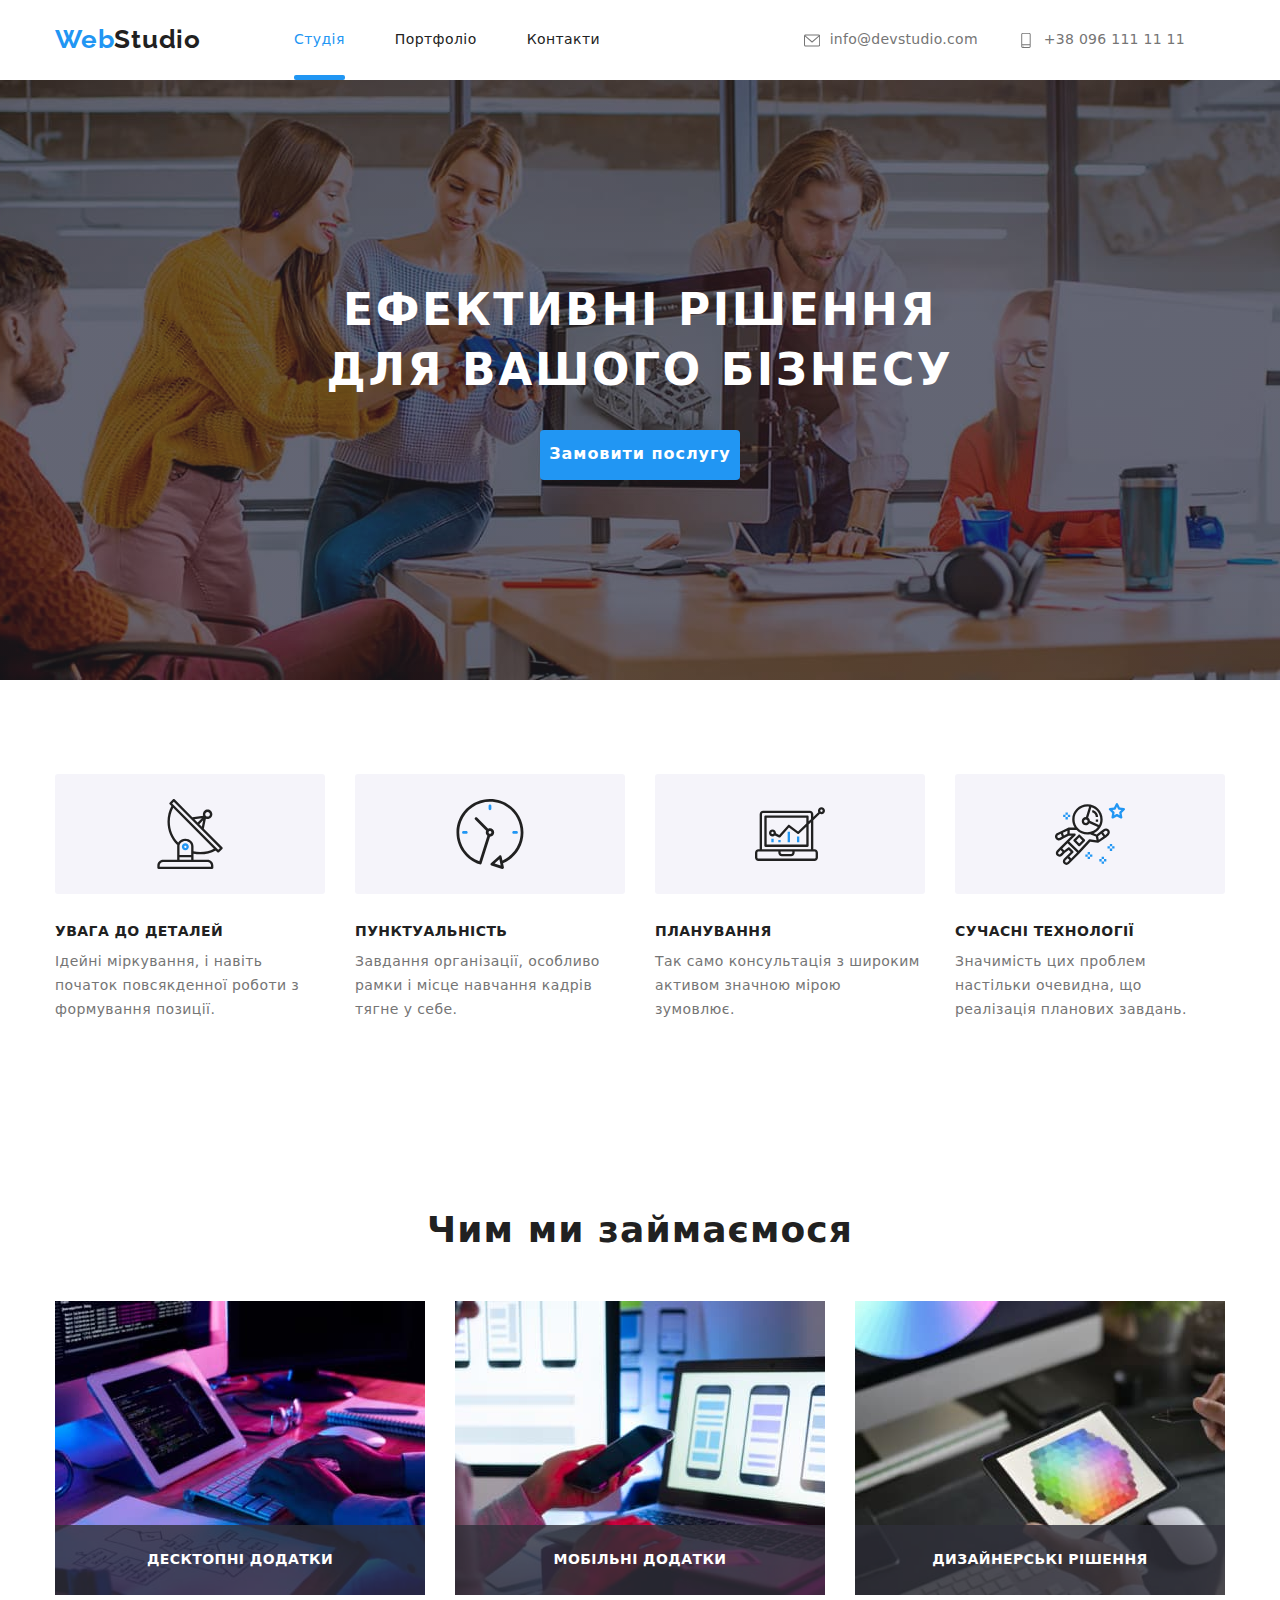
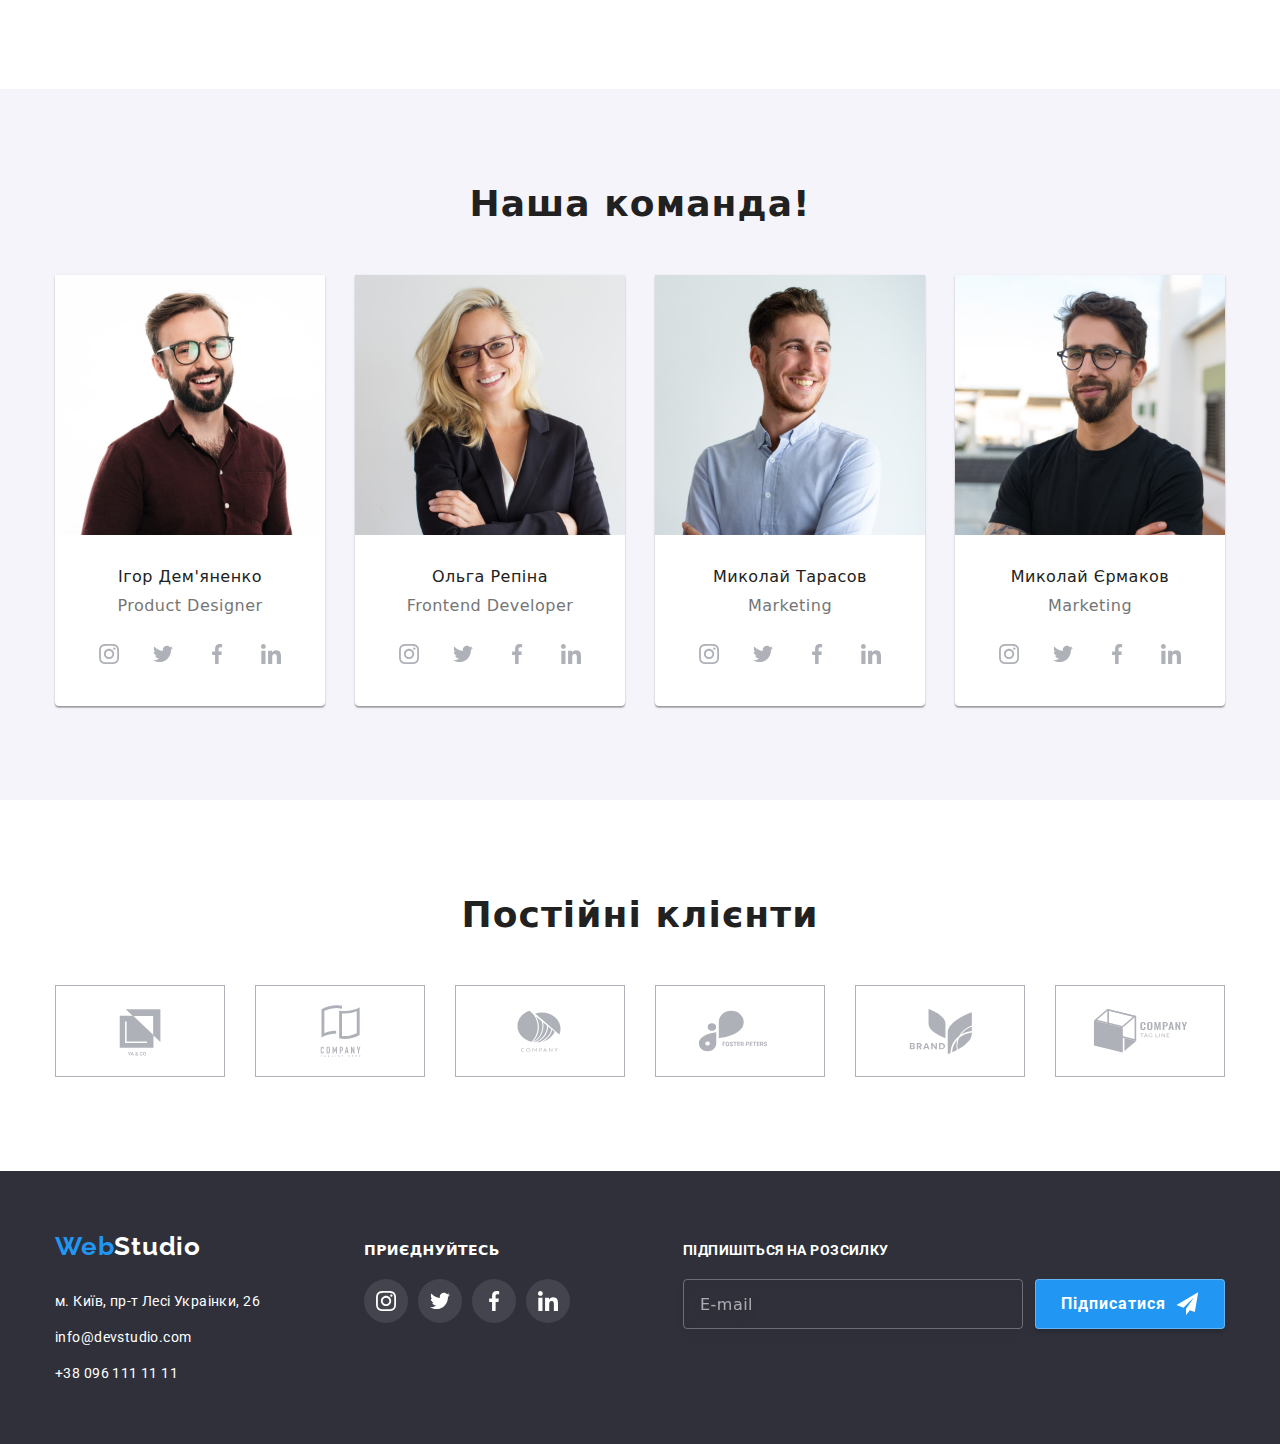
<file: index.html>
<!DOCTYPE html>
<html lang="uk">

<head>
  <meta charset="UTF-8" />
  <meta http-equiv="X-UA-Compatible" content="IE=edge" />
  <meta name="viewport" content="width=device-width, initial-scale=1.0" />
  <title>Document</title>
  <link href="https://fonts.googleapis.com/css2?family=Raleway:wght@700&family=Roboto:wght@400;500;700;900&display=swap"
    rel="stylesheet">
  <link rel="stylesheet" href="https://cdnjs.cloudflare.com/ajax/libs/modern-normalize/1.1.0/modern-normalize.min.css"
    integrity="sha512-wpPYUAdjBVSE4KJnH1VR1HeZfpl1ub8YT/NKx4PuQ5NmX2tKuGu6U/JRp5y+Y8XG2tV+wKQpNHVUX03MfMFn9Q=="
    crossorigin="anonymous" referrerpolicy="no-referrer" />
  <link rel="stylesheet" href="./css/styles.css" />
  <link rel="stylesheet" href="./css/main.min.css">
</head>

<body class="body">

  <header class="hdr">
    <div class="container">
      <nav class="navigation">
        <a href="./index.html" class="header__logo">Web<span class="header__logo--sp">Studio</span></a>
        <ul class="nav-list">
          <li class="nav__item"><a class="nav__link nav__link--act" href="./index.html">Студія</a></li>
          <li class="nav__item"><a class="nav__link" href="./portfolio.html">Портфоліо</a></li>
          <li class="nav__item"><a class="nav__link" href="#">Контакти</a></li>
        </ul>
      </nav>
      <ul class="contacts">
        <li class="contacts__item">
          <a href="mailto:info@devstudio.com" class="contacts__mail">
            <svg class="contacts__icon--mail" width="16" height="16">
              <use href="./images/symbol-defs.svg#icon-mail"></use>
            </svg>
            info@devstudio.com
          </a>
        </li>
        <li class="contacts__item">

          <a href="tel:+380961111111" class="contacts__tel">
            <svg class="contacts__icon--tel" width="16" height="16">
              <use href="./images/symbol-defs.svg#icon-smartphone"></use>
            </svg>
            +38 096 111 11 11
          </a>

        </li>
      </ul>
    </div>
  </header>
  <main class="main-content">
    <!--Hero-->
    <section class="hero">
      <div class="container">
        <h1 class="hero__title">Ефективні рішення для вашого бізнесу</h1>
        <button data-modal-open class="hero__button" type="button">Замовити послугу</button>
      </div>
    </section>
    <!--Особливості-->
    <section class="section features">
      <div class="container">
        <h2 class="hidden">Особливості</h2>
        <ul class="features__list">
          <li class="features__item">
            <div class="features__thumb">
              <svg class="features__icon">
                <use href="./images/symbol-defs.svg#icon-antenna"></use>
              </svg>
            </div>
            <h3 class="features__title">УВАГА ДО ДЕТАЛЕЙ</h3>
            <p class="features__text">
              Ідейні міркування, і навіть початок повсякденної роботи з
              формування позиції.
            </p>
          </li>
          <li class="features__item">
            <div class="features__thumb">
              <svg class="features__icon">
                <use href="./images/symbol-defs.svg#icon-clock"></use>
              </svg>
            </div>
            <h3 class="features__title">ПУНКТУАЛЬНІСТЬ</h3>
            <p class="features__text">
              Завдання організації, особливо рамки і місце навчання кадрів тягне
              у себе.
            </p>
          </li>
          <li class="features__item">
            <div class="features__thumb">
              <svg class="features__icon">
                <use href="./images/symbol-defs.svg#icon-diagrama"></use>
              </svg>
            </div>
            <h3 class="features__title">ПЛАНУВАННЯ</h3>
            <p class="features__text">
              Так само консультація з широким активом значною мірою зумовлює.
            </p>
          </li>
          <li class="features__item">
            <div class="features__thumb">
              <svg class="features__icon">
                <use href="./images/symbol-defs.svg#icon-astronaut"></use>
              </svg>
            </div>
            <h3 class="features__title">СУЧАСНІ ТЕХНОЛОГІЇ</h3>
            <p class="features__text">
              Значимість цих проблем настільки очевидна, що реалізація планових
              завдань.
            </p>
          </li>
        </ul>
      </div>
    </section>
    <!--чим ми займаємося-->
    <section class="section work">
      <div class="container">
        <h2 class="work__title">Чим ми займаємося</h2>
        <ul class="work__list">
          <li class="work__item">
            <img class="work__img" src="images/desktop.jpg" alt="робочий стіл" width="370" />
            <div class="work__thumb">ДЕСКТОПНІ ДОДАТКИ</div>
          </li>
          <li class="work__item">
            <img class="work__img" src="images/mobile.jpg" alt="телефони" width="370" />
            <div class="work__thumb">МОБІЛЬНІ ДОДАТКИ</div>
          </li>
          <li class="work__item">
            <img class="work__img" src="images/tablet.jpg" alt="планшет" width="370" />
            <div class="work__thumb">ДИЗАЙНЕРСЬКІ РІШЕННЯ</div>
          </li>
        </ul>
      </div>
    </section>
    <!--Наша команда-->
    <section class="section team__section">
      <div class="container">
        <h2 class="team__title">Наша команда!</h2>
        <ul class="team__list">
          <li class="card">
            <img class="card__img" src="images/igordemyanenko.jpg" alt="виробничий дизайнер" width="270" />
            <div class="card__description">
            <h3 class="card__title">Ігор Дем'яненко</h3>
            <p class="card__text">Product Designer</p>
            <ul class="card__list">
              <li class="card__item">
                <a href="" class="card__link">
                  <svg class="card__icon">
                    <use href="./images/symbol-defs.svg#icon-instagram"></use>
                  </svg>
                </a>
              </li>
              <li class="card__item">
                <a href="" class="card__link">
                  <svg class="card__icon">
                    <use href="./images/symbol-defs.svg#icon-twitter"></use>
                  </svg>
                </a>
              </li>
              <li class="card__item">
                <a href="" class="card__link">
                  <svg class="card__icon">
                    <use href="./images/symbol-defs.svg#icon-facebook"></use>
                  </svg>
                </a>
              </li>
              <li class="card__item">
                <a href="" class="card__link">
                  <svg class="card__icon">
                    <use href="./images/symbol-defs.svg#icon-linkedin"></use>
                  </svg>
                </a>
              </li>
            </ul>
            </div>
          </li>
          <li class="card">
            <img class="card__img" src="images/olgarepina.jpg" alt="розробка интерфейсу" width="270" />
            <div class="card__description">
            <h3 class="card__title">Ольга Репіна</h3>
            <p class="card__text">Frontend Developer</p>
            <ul class="card__list">
              <li class="card__item">
                <a href="" class="card__link">
                  <svg class="card__icon">
                    <use href="./images/symbol-defs.svg#icon-instagram"></use>
                  </svg>
                </a>
              </li>
              <li class="card__item">
                <a href="" class="card__link">
                  <svg class="card__icon">
                    <use href="./images/symbol-defs.svg#icon-twitter"></use>
                  </svg>
                </a>
              </li>
              <li class="card__item">
                <a href="" class="card__link">
                  <svg class="card__icon">
                    <use href="./images/symbol-defs.svg#icon-facebook"></use>
                  </svg>
                </a>
              </li>
              <li class="card__item">
                <a href="" class="card__link">
                  <svg class="card__icon">
                    <use href="./images/symbol-defs.svg#icon-linkedin"></use>
                  </svg>
                </a>
              </li>
            </ul>
            </div>
          </li>
          <li class="card">
            <img class="card__img" src="images/mikolaytarasov.jpg" alt="маркетинг" width="270" />
            <div class="card__description">
            <h3 class="card__title">Миколай Тарасов</h3>
            <p class="card__text">Marketing</p>
            <ul class="card__list">
              <li class="card__item">
                <a href="" class="card__link">
                  <svg class="card__icon">
                    <use href="./images/symbol-defs.svg#icon-instagram"></use>
                  </svg>
                </a>
              </li>
              <li class="card__item">
                <a href="" class="card__link">
                  <svg class="card__icon">
                    <use href="./images/symbol-defs.svg#icon-twitter"></use>
                  </svg>
                </a>
              </li>
              <li class="card__item">
                <a href="" class="card__link">
                  <svg class="card__icon">
                    <use href="./images/symbol-defs.svg#icon-facebook"></use>
                  </svg>
                </a>
              </li>
              <li class="card__item">
                <a href="" class="card__link">
                  <svg class="card__icon">
                    <use href="./images/symbol-defs.svg#icon-linkedin"></use>
                  </svg>
                </a>
              </li>
            </ul>
            </div>
          </li>
          <li class="card">
            <img class="card__img" src="images/mikolayyermakov.jpg" alt="дизайнер интерфейсів" width="270" />
            <div class="card__description">
            <h3 class="card__title">Миколай Єрмаков</h3>
            <p class="card__text">Marketing</p>
            <ul class="card__list">
              <li class="card__item">
                <a href="" class="card__link">
                  <svg class="card__icon">
                    <use href="./images/symbol-defs.svg#icon-instagram"></use>
                  </svg>
                </a>
              </li>
              <li class="card__item">
                <a href="" class="card__link">
                  <svg class="card__icon">
                    <use href="./images/symbol-defs.svg#icon-twitter"></use>
                  </svg>
                </a>
              </li>
              <li class="card__item">
                <a href="" class="card__link">
                  <svg class="card__icon">
                    <use href="./images/symbol-defs.svg#icon-facebook"></use>
                  </svg>
                </a>
              </li>
              <li class="card__item">
                <a href="" class="card__link">
                  <svg class="card__icon">
                    <use href="./images/symbol-defs.svg#icon-linkedin"></use>
                  </svg>
                </a>
              </li>
            </ul>
            </div>
          </li>          
        </ul>
      </div>
    </section>
<!-- Постійні клієнти -->
    <section class="clients section">
      <div class="container">
        <h2 class="clients__title">Постійні клієнти</h2>
        <ul class="clients__list">
          <li class="clients__item">
            <a href="" class="clients__link">
              <svg class="clients__icon">
                <use href="./images/symbol-defs.svg#icon-logo-ya"></use>
              </svg>
            </a>
          </li>
          <li class="clients__item">
            <a href="" class="clients__link">
              <svg class="clients__icon">
                <use href="./images/symbol-defs.svg#icon-logo-company-here"></use>
              </svg>
            </a>
          </li>
          <li class="clients__item">
            <a href="" class="clients__link">
              <svg class="clients__icon">
                <use href="./images/symbol-defs.svg#icon-logo-company"></use>
              </svg>
            </a>
          </li>
          <li class="clients__item">
            <a href="" class="clients__link">
              <svg class="clients__icon">
                <use href="./images/symbol-defs.svg#icon-logo-foster"></use>
              </svg>
            </a>
          </li>
          <li class="clients__item">
            <a href="" class="clients__link">
              <svg class="clients__icon">
                <use href="./images/symbol-defs.svg#icon-logo-brand"></use>
              </svg>
            </a>
          </li>
          <li class="clients__item">
            <a href="" class="clients__link">
              <svg class="clients__icon">
                <use href="./images/symbol-defs.svg#icon-logo-compani-tag-line"></use>
              </svg>
            </a>
          </li>
        </ul>

      </div>

    </section>
  </main>

  <footer class="footer__section">
    <div class="container footer__container">
      <div class="address__box">
        <a href="./index.html" class="header__logo">Web<span class="header__logo--inverse">Studio</span></a>
        <address class="address">
          <ul class="address__list">
            <li class="address__item"><a href="https://goo.gl/maps/CPtrU1FHBa2aNyZL9" class="nav__link"
                target="_blank" rel="noopener noreferrer nofollow">
                м. Київ, пр-т Лесі Украінки, 26</a>
            </li>
            <li class="address__item">
              <a href="mailto:info@devstudio.com" class="nav__link">info@devstudio.com</a>
            </li>
            <li class="address__item">
              <a href="tel:+380961111111" class="nav__link">+38 096 111 11 11</a>
            </li>
          </ul>
        </address>
      </div>
      <div class="join">
        <p class="join__title">приєднуйтесь</p>
        <ul class="join__list">
          <li class="card__item">
            <a href="" class="card__link">
              <svg class="card__icon">
                <use href="./images/symbol-defs.svg#icon-instagram"></use>
              </svg>
            </a>
          </li>
          <li class="card__item">
            <a href="" class="card__link">
              <svg class="card__icon">
                <use href="./images/symbol-defs.svg#icon-twitter"></use>
              </svg>
            </a>
          </li>
          <li class="card__item">
            <a href="" class="card__link">
              <svg class="card__icon">
                <use href="./images/symbol-defs.svg#icon-facebook"></use>
              </svg>
            </a>
          </li>
          <li class="card__item">
            <a href="" class="card__link">
              <svg class="card__icon">
                <use href="./images/symbol-defs.svg#icon-linkedin"></use>
              </svg>
            </a>
          </li>
        </ul>
      </div>
      <form class="subscribe">
      <div class="subscribe__label">
        <label class="subscribe__text">Підпишіться на розсилку</label>        
        <input type="email" class="subscribe__input" name="subscribe" placeholder="E-mail">
      </div>       
        <button class="subscribe__button" type="submit">
          Підписатися
          <svg class="subscribe__icon" width="23" height="24">
            <use href="./images/symbol-defs.svg#icon-plane"></use>
          </svg>
        </button>        
      </form>
    </div>
  </footer>
  <div data-modal class="backdrop is-hidden">
    <div class="modal">
      <button data-modal-close class="modal__close-button">
        <svg class="modal__close-icon">
          <use href="./images/symbol-defs.svg#close-btn"></use>
        </svg>
      </button>
      <form class="modal__form">
      <p class="modal__title">Залиште свої дані, ми вам передзвонимо</p>
      
        <div class="modal__field">
          <label for="name" class="modal__label">Ім'я</label>
          <input type="text" name="name" id="name" class="modal__input">
          <svg class="modal__icon" width="18" height="18">
            <use href="./images/symbol-defs.svg#icon-person"></use>
          </svg>
        </div>
        <div class="modal__field">
          <label for="tel" class="modal__label">Телефон</label>
          <input type="text" id="tel" class="modal__input">
          <svg class="modal__icon" width="18" height="18">
            <use href="./images/symbol-defs.svg#icon-modal-tel"></use>
          </svg>
        </div>
        <div class="modal__field">
          <label for="mail" class="modal__label">Пошта</label>
          <input type="text" class="modal__input" id="mail">
          <svg class="modal__icon" width="18" height="18">
            <use href="./images/symbol-defs.svg#icon-modal-email"></use>
          </svg>
        </div>

        <div class="modal__field">
          <label for="comment" class="modal__label">Коментар</label>
          <textarea name="comment" id="comment" rows="7" placeholder="Введіть текст"></textarea>
        </div>
        <div>
          <label for="policy" class="modal__checkbox-label">
            <input class="modal__policy" type="checkbox" name="policy" id="policy">
            <svg class="modal__checkbox-icon" width="16" height="15">
              <use href="./images/symbol-defs.svg#icon-check"></use>
            </svg>
            <span class="modal__agree">Погоджуюся з розсилкою та приймаю
              <a class="modal__terms" href="">Умови договору</a>
            </span>
          </label>
        </div>
        <button class="modal__button" type="submit">Відправити</button>
      </form>
    </div>
  </div>
  <script src="./js/modal.js"></script>
</body>

</html>
</file>
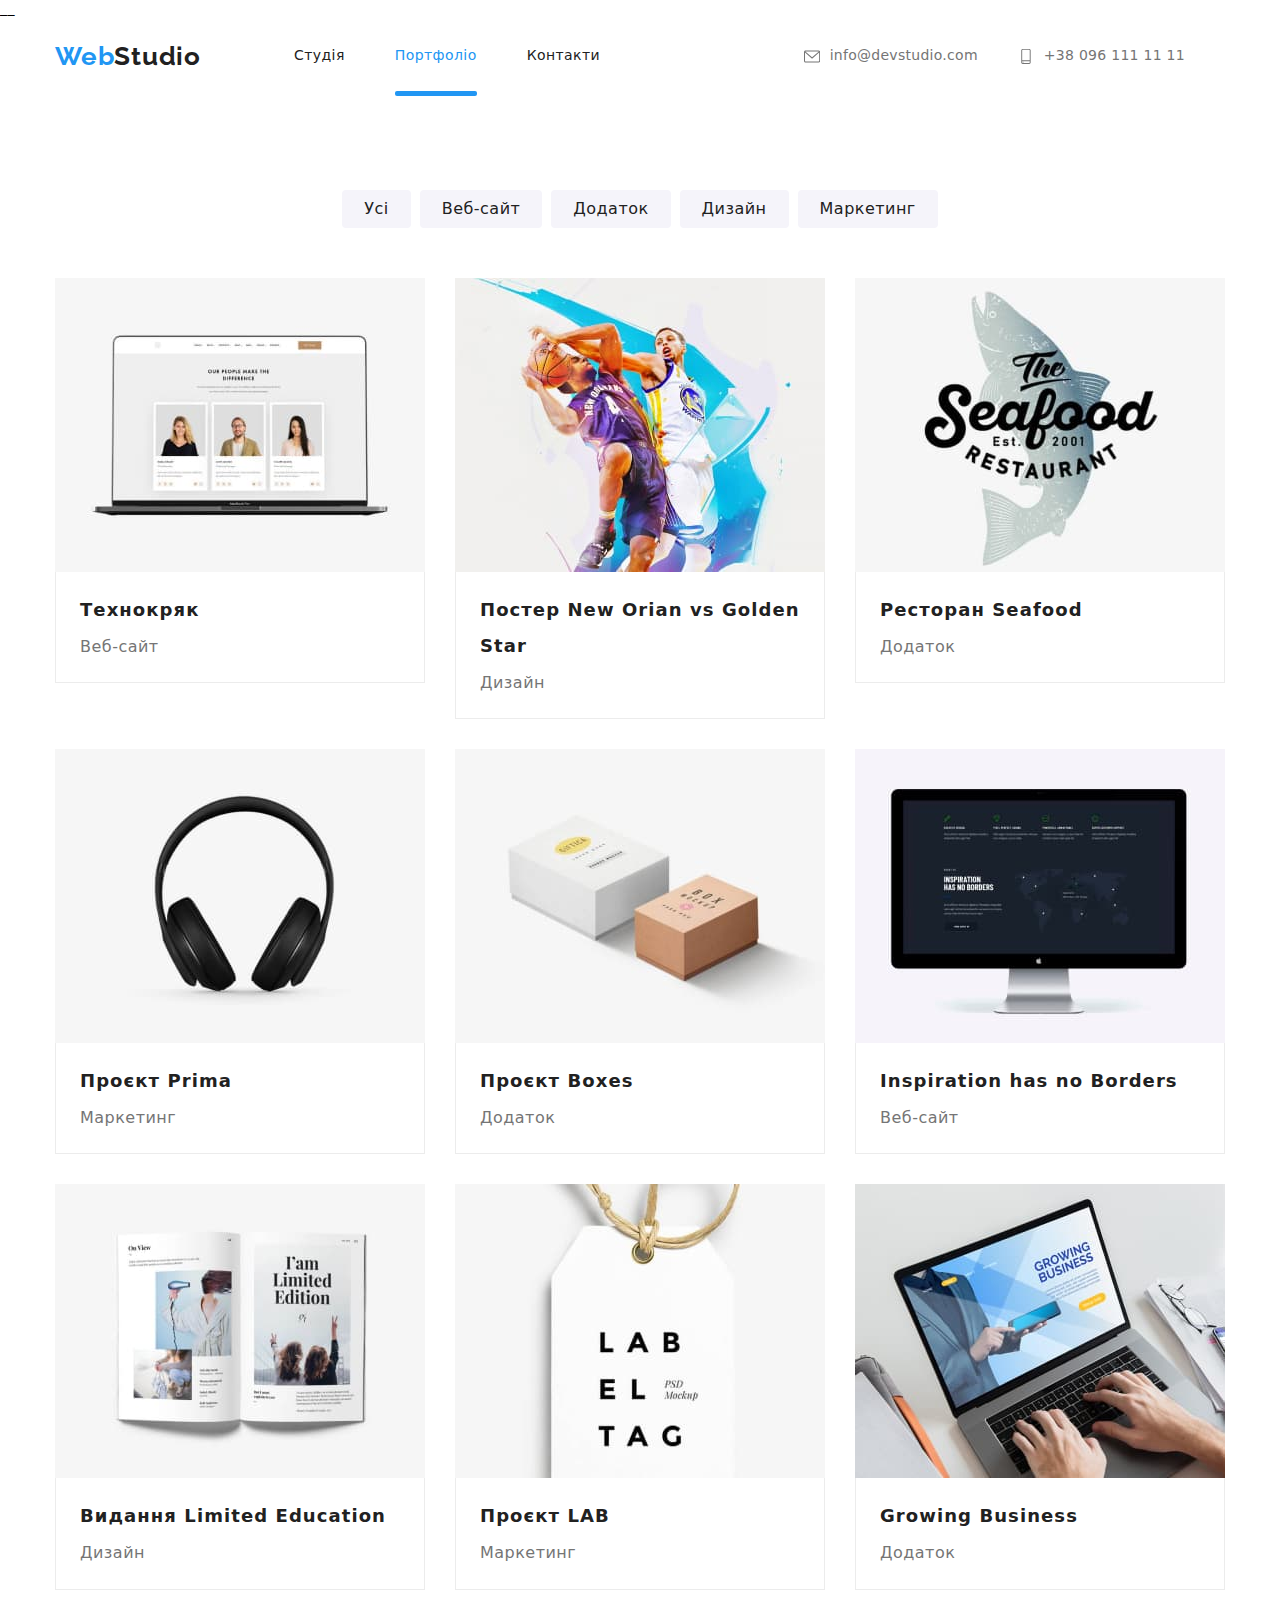
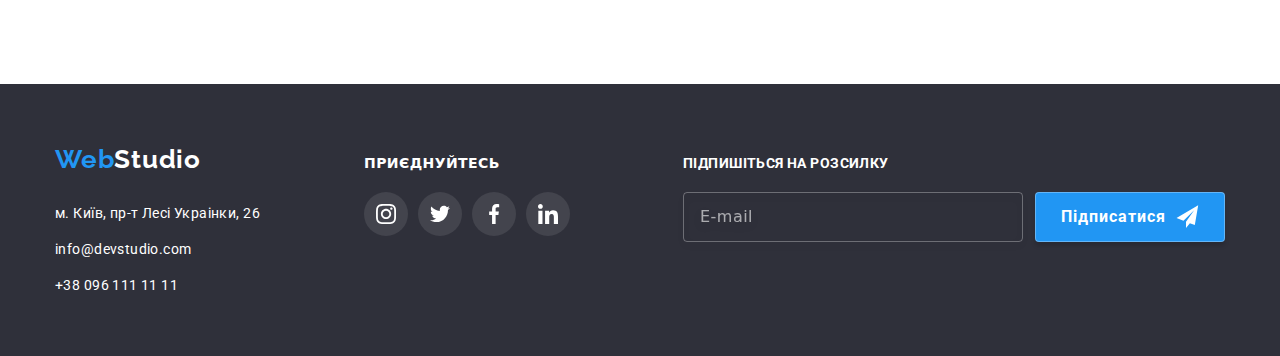
<file: portfolio.html>
__<!DOCTYPE html>
<html lang="uk">

<head>
    <meta charset="UTF-8">
    <meta http-equiv="X-UA-Compatible" content="IE=edge">
    <meta name="viewport" content="width=device-width, initial-scale=1.0">
    <title>Document</title>
    <link
        href="https://fonts.googleapis.com/css2?family=Raleway:wght@700&family=Roboto:wght@400;500;700;900&display=swap"
        rel="stylesheet">
    <link rel="stylesheet" href="https://cdnjs.cloudflare.com/ajax/libs/modern-normalize/1.1.0/modern-normalize.min.css"
        integrity="sha512-wpPYUAdjBVSE4KJnH1VR1HeZfpl1ub8YT/NKx4PuQ5NmX2tKuGu6U/JRp5y+Y8XG2tV+wKQpNHVUX03MfMFn9Q=="
        crossorigin="anonymous" referrerpolicy="no-referrer" />
    <link rel="stylesheet" href="./css/styles.css">
    <link rel="stylesheet" href="./css/main.min.css">

</head>
<!--Портфолио-->

<body class="body">
    <header class="hdr">
        <div class="container">
            <nav class="navigation">
                <a href="./index.html" class="header__logo">Web<span class="header__logo--sp">Studio</span></a>
                <ul class="nav-list">
                    <li class="nav__item"><a class="nav__link" href="./index.html">Студія</a></li>
                    <li class="nav__item"><a class="nav__link nav__link--act" href="./portfolio.html">Портфоліо</a>
                    </li>
                    <li class="nav__item"><a class="nav__link" href="#">Контакти</a></li>
                </ul>
            </nav>
            <!-- Посилання на тел.номер-->
            <ul class="contacts">
                <li class="contacts__item">
                    <a href="mailto:info@devstudio.com" class="contacts__mail">
                        <svg class="contacts__icon--mail" width="16" height="16">
                            <use href="./images/symbol-defs.svg#icon-mail"></use>
                        </svg>
                        info@devstudio.com
                    </a>
                </li>
                <li class="contacts__item">

                    <a href="tel:+380961111111" class="contacts__tel">
                        <svg class="contacts__icon--tel" width="16" height="16">
                            <use href="./images/symbol-defs.svg#icon-smartphone"></use>
                        </svg>
                        +38 096 111 11 11
                    </a>
                </li>
            </ul>
        </div>
    </header>
    <!--Projects-->
    <main>
        <section class=" portfolio section">
            <div class="container">
                <h1 class="hidden">about work</h1>
                <ul class="filter">
                    <li class="filter__item"><button type="button" class="filter__button">Усі</button></li>
                    <li class="filter__item"><button type="button" class="filter__button">Веб-сайт</button></li>
                    <li class="filter__item"><button type="button" class="filter__button">Додаток</button></li>
                    <li class="filter__item"><button type="button" class="filter__button">Дизайн</button></li>
                    <li class="filter__item"><button type="button" class="filter__button">Маркетинг</button></li>
                </ul>
                <ul class="portfolio__list">
                    <li class="portfolio__item">
                        <a href="" class="portfolio__link">
                            <div class="portfolio__thumb">
                            <img src="images/img-tehnokr.jpg" alt="технокр" class="portfolio__img" width="370">
                            </div>
                            <div class="portfolio__box">
                                <h2 class="portfolio__title">Технокряк</h2>
                                <p class="portfolio__text">Веб-сайт</p>
                            </div>
                        </a>

                    </li>
                    <li class="portfolio__item">
                        <a href="" class="portfolio__link">
                            <div class="portfolio__thumb">
                            <img src="images/img-basket.jpg" alt="корзина" class="portfolio__img" width="370">
                            </div>
                            <div class="portfolio__box">
                                <h2 class="portfolio__title">Постер New Orian vs Golden Star</h2>
                                <p class="portfolio__text">Дизайн</p>
                            </div>
                        </a>

                    </li>
                    <li class="portfolio__item">
                        <a href="" class="portfolio__link">
                            <div class="portfolio__thumb">
                            <img src="images/img-seafood.jpg" alt="рибний ресторан" class="portfolio__img" width="370">
                            </div>
                            <div class="portfolio__box">
                                <h2 class="portfolio__title">Ресторан Seafood</h2>
                                <p class="portfolio__text">Додаток</p>
                            </div>
                        </a>

                    </li>
                    <li class="portfolio__item">
                        <a href="" class="portfolio__link">
                            <div class="portfolio__thumb">
                            <img src="images/img-earphones.jpg" alt="навушники" class="portfolio__img" width="370">
                            </div>
                            <div class="portfolio__box">
                                <h2 class="portfolio__title">Проєкт Prima</h2>
                                <p class="portfolio__text">Маркетинг</p>
                            </div>
                        </a>

                    </li>
                    <li class="portfolio__item">
                        <a href="" class="portfolio__link">
                            <div class="portfolio__thumb">
                            <img src="images/img-box.jpg" alt="коробки" class="portfolio__img" width="370">
                            </div>
                            <div class="portfolio__box">
                                <h2 class="portfolio__title">Проєкт Boxes</h2>
                                <p class="portfolio__text">Додаток</p>
                            </div>
                        </a>
                    </li>
                    <li class="portfolio__item">
                        <a href="" class="portfolio__link">
                            <div class="portfolio__thumb">
                            <img src="images/img-monitor.jpg" alt="екран" class="portfolio__img" width="370">
                            </div>
                            <div class="portfolio__box">
                                <h2 class="portfolio__title">Inspiration has no Borders</h2>
                                <p class="portfolio__text">Веб-сайт</p>
                            </div>
                        </a>
                    </li>
                    <li class="portfolio__item">
                        <a href="" class="portfolio__link">
                            <div class="portfolio__thumb">
                            <img src="images/img-magazine.jpg" alt="журнал" class="portfolio__img" width="370">
                            </div>
                            <div class="portfolio__box">
                                <h2 class="portfolio__title">Видання Limited Education</h2>
                                <p class="portfolio__text">Дизайн</p>
                            </div>
                        </a>

                    </li>
                    <li class="portfolio__item">
                        <a href="" class="portfolio__link">
                            <div class="portfolio__thumb">
                            <img src="images/img-label.jpg" alt="етикетка" class="portfolio__img" width="370">
                            </div>
                            <div class="portfolio__box">
                                <h2 class="portfolio__title">Проєкт LAB</h2>
                                <p class="portfolio__text">Маркетинг</p>
                            </div>
                        </a>

                    </li>
                    <li class="portfolio__item">
                        <a href="" class="portfolio__link">
                            <div class="portfolio__thumb">
                            <img src="images/img-business.jpg" alt="бизнес" class="portfolio__img" width="370">
                            </div>
                            <div class="portfolio__box">
                                <h2 class="portfolio__title">Growing Business</h2>
                                <p class="portfolio__text">Додаток</p>
                            </div>
                        </a>
                    </li>
                </ul>
            </div>
        </section>
    </main>
<footer class="footer__section">
    <div class="container footer__container">
        <div class="address__box">
            <a href="./index.html" class="header__logo">Web<span class="header__logo--inverse">Studio</span></a>
            <address class="address">
                <ul class="address__list">
                    <li class="address__item"><a href="https://goo.gl/maps/CPtrU1FHBa2aNyZL9" class="nav__link"
                            target="_blank" rel="noopener noreferrer nofollow">
                            м. Київ, пр-т Лесі Украінки, 26</a>
                    </li>
                    <li class="address__item">
                        <a href="mailto:info@devstudio.com" class="nav__link">info@devstudio.com</a>
                    </li>
                    <li class="address__item">
                        <a href="tel:+380961111111" class="nav__link">+38 096 111 11 11</a>
                    </li>
                </ul>
            </address>
        </div>
        <div class="join">
            <p class="join__title">приєднуйтесь</p>
            <ul class="join__list">
                <li class="card__item">
                    <a href="" class="card__link">
                        <svg class="card__icon">
                            <use href="./images/symbol-defs.svg#icon-instagram"></use>
                        </svg>
                    </a>
                </li>
                <li class="card__item">
                    <a href="" class="card__link">
                        <svg class="card__icon">
                            <use href="./images/symbol-defs.svg#icon-twitter"></use>
                        </svg>
                    </a>
                </li>
                <li class="card__item">
                    <a href="" class="card__link">
                        <svg class="card__icon">
                            <use href="./images/symbol-defs.svg#icon-facebook"></use>
                        </svg>
                    </a>
                </li>
                <li class="card__item">
                    <a href="" class="card__link">
                        <svg class="card__icon">
                            <use href="./images/symbol-defs.svg#icon-linkedin"></use>
                        </svg>
                    </a>
                </li>
            </ul>
        </div>
        <form class="subscribe">
            <div class="subscribe__label">
                <label class="subscribe__text">Підпишіться на розсилку</label>
                <input type="email" class="subscribe__input" name="subscribe" placeholder="E-mail">
            </div>
            <button class="subscribe__button" type="submit">
                Підписатися
                <svg class="subscribe__icon" width="23" height="24">
                    <use href="./images/symbol-defs.svg#icon-plane"></use>
                </svg>
            </button>
        </form>
    </div>
</footer>
</body>

</html>
</file>
<file: css/styles.css>
body {
  font-size: 14px;
  letter-spacing: 0.03em;
  font-family: "Roboto", sans-serif;  
  background: white;  
}
a {
  text-decoration: none;
}
:root{
  --primary-text-color: #212121;
  --primary-white-color: white;
  --accent-color: #2196f3;
}
.container { 
   
    width: 1200px;    
    margin: 0px auto;
    padding: 0px 15px;
    /* outline: 2px solid red;  */
}
p,h1,h2,h3,h4,h5,h6 {
  margin: 0px;
}
ul,ol {
  margin:0px;
  padding-left: 0px;
}
button {
  cursor: pointer;
}
.section{ 
  padding-top: 94px;
  padding-bottom: 94px;
}
.navigation{
  display: flex;
  align-items: center;

}
header .container{
  display: flex;
 
}

.header__logo {
  font-family: "Raleway";
  font-weight: 700;
  font-size: 26px;
  line-height: 1.2;
  letter-spacing: 0.03em;
  text-decoration: none; 
  margin-right: 93px;
}
.header__logo--sp{
color: #212121;
}
a.header__logo {
  color: var(--accent-color);
}
.header__logo {
  color: black;

}
.nav-list{
  list-style: none;
  display: flex;
}
.nav__item:not(:last-child){
  margin-right: 50px;
}
.nav__item{
  position: relative;
  display: block;
  text-decoration:none;  
}
.nav__item::after{
content: '';
  position: absolute;
  left: 0;
  bottom: 0;
  display: block;
  width: 100%;
  height: 5px;
  border-radius: 2px;
  background-color: var(--accent-color);
  opacity: 0;
  transition: opacity 250ms cubic-bezier(0.4, 0, 0.2, 1);
}
.nav__item .nav__item:hover::after ,
.nav__item .nav__item:focus::after{ 

  opacity: 1;
  transition: opacity 250ms cubic-bezier(0.4, 0, 0.2, 1);
}

.nav-list .nav__link{
  display: block;
  padding-top: 32px;
  padding-bottom: 32px;
}
.contacts{
  list-style: none;
  display: flex;
  align-items: center;
  margin-left:auto ;
}
.contacts__item {
  color: #757575;
  fill: #757575;
  transition: color 250ms cubic-bezier(0.4, 0, 0.2, 1), fill 250ms cubic-bezier(0.4, 0, 0.2, 1);
}

.contacts__item:hover,
.contacts__item:focus {
  color: var(--accent-color);
  fill: var(--accent-color);
  transition: color 250ms cubic-bezier(0.4, 0, 0.2, 1), fill 250ms cubic-bezier(0.4, 0, 0.2, 1);
}
.nav__link {
  font-weight: 500;
  font-size: 14px;
  line-height: 1.14;
  letter-spacing: 0.03em;
  color: #212121;
  text-decoration: none; 
transition: color 250ms cubic-bezier(0.4, 0, 0.2, 1);
}
.nav__link:hover,
.nav__link:focus, 
.nav__link--act{
  color: var(--accent-color);
  transition: color 250ms cubic-bezier(0.4, 0, 0.2, 1);
}
.nav__link--act::after{
content: '';
  position: absolute;
  left: 0;
  bottom: 0;
  display: block;
  width: 100%;
  height: 5px;
  border-radius: 2px;
  background-color: var(--accent-color);  
 
}

.contacts__mail,
.contacts__tel{
  position: relative;
  padding-right: 40px;
  padding-top: 32px;
    padding-bottom: 32px;
}
a.contacts__tel,
a.contacts__mail {
  display:flex;
  align-items: center;
  font-weight: 500;
  font-size: 14px;
  line-height: 1.14;
  letter-spacing: 0.02em;
  color: currentColor;
  text-decoration: none;
}

.contacts__icon--mail{
 
  margin-right: 10px; 
}
.contacts__icon--tel{
  
  margin-right: 10px;
}
.hero {
  background: #2f303a;
  display: block; 
  text-align: center;
  padding-top: 200px;
  max-width: 1600px;
    height: 600px;
    margin-left: auto;
    margin-right: auto;
    background-image:
        linear-gradient(to right,
          rgba(47, 48, 58, 0.4),
          rgba(47, 48, 58, 0.4)),
    
        url(../images/Img\ fon\ \(1\).jpg);
      background-size: cover;
      background-position: center;  
}
.hero__title { 
  width: 696px;
  font-weight: 900;
  font-size: 44px;
  line-height: 1.36;
  text-align: center;
  display: block;  
  letter-spacing: 0.06em; 
  display: block;
  text-transform: uppercase;
  color: var(--primary-white-color); 
  margin-bottom: 30px;
  margin-left: auto;
  margin-right: auto;  
}
.hero__button {
  font-size: 16px;
  font-weight: 700;
  line-height: 1.9;
  min-width: 130px;
  display:inline-block; 
  text-align: center;   
  border-radius: 4px;  
  letter-spacing: 0.06em;
  color: white;
  background: #2196f3;
  font-family: inherit;
  width: 200px;
  height: 50px;
  border: none;
transition: background-color 250ms cubic-bezier(0.4, 0, 0.2, 1);
}
.hero__button:hover,
.hero__button:focus{
  background-color: #188CE8;
  transition:  background-color 250ms cubic-bezier(0.4, 0, 0.2, 1);
}
     /* features */

.hidden {
  position: absolute;  
  width: 1px;
  height: 1px;
  margin: 1px;
  border: 0px;
  padding: 0px;
  white-space: nowrap;
  clip-path: inset(100%);
  clip: rect(0000);
  overflow: hidden;  
}
 
.features__list {
display: flex;
  flex-wrap:wrap;
  
}
.features__item{
  list-style: none;
  width: 270px; 
}
.features__thumb {
  display: flex;
  justify-content: center;
  align-items: center;
  background-color: #F5F4FA;
  margin-bottom: 30px;
  border-radius: 3px;
  height: 120px;
}

.features__icon {
  width: 70px;
  height: 70px;
}
.features__item:not(:last-child){
  margin-right: 30px;
}
.features__title {
  font-weight: 700;
  font-size: 14px;
  line-height: 1.14;
  letter-spacing: 0.03em;
  text-transform: uppercase;
  color: #212121;
  margin-bottom: 10px;
 
}
.features__text {  
  font-size: 14px;
  line-height: 1.7;
  letter-spacing: 0.03em;
  color: #757575;
}
.work {
  padding-top: 0;
}
.work__title{
  font-weight: 700;
  font-size: 36px;
  line-height: 1.16;
  text-align: center;
  letter-spacing: 0.03em;
  color: #212121;
  margin-bottom: 50px; 
}
.work__list{
  list-style: none;
  display: flex;
  justify-content:center ;
}
.work__item:not(:last-child){
  margin-right: 30px;
}
.work__item{
  position: relative;
}
.work__thumb{ 
  display: flex;
  justify-content: center;
  align-items: center;
  position: absolute;
 
  width: 370px;
  height: 70px;
  color: var(--primary-white-color);
  background: rgba(47, 48, 58, 0.8); 
  left:0;
  bottom: 0;   
  font-weight: 700;
  font-size: 14px;
  line-height: 1.14;
  text-align: center;
  letter-spacing: 0.03em;
  text-transform: uppercase;  
}
.work__img {
  display: block;
  max-width: 100%;
  height: auto;
}
.team__section {
background: #F5F4FA;
}
.team__title {
  font-weight: 700 ;
  font-size: 36px;
  line-height: 1.16;
  text-align: center;
  letter-spacing: 0.03em;
  color: #212121;
  margin-bottom: 50px; 
}
.team__list{  
  list-style: none;
    display: flex;
    justify-content: center;
    
}
.card{
  box-shadow: 0px 1px 3px rgba(0, 0, 0, 0.12), 0px 1px 1px rgba(0, 0, 0, 0.14), 0px 2px 1px rgba(0, 0, 0, 0.2);
    border-radius: 0px 0px 4px 4px;
    padding-bottom: 30px;
    background-color: white;
}
.card:not(:last-child) {
  margin-right: 30px;
}
.card__title{
  font-weight: 500;
  font-size: 16px;
  line-height: 1.18;
  letter-spacing: 0.03em;
  color: #212121;
  margin-top: 30px;
  margin-bottom: 10px; 
  text-align: center;
}

.card__text{ 
  font-size: 16px;
  line-height: 1.18;
  letter-spacing: 0.03em;
  color: #757575;
  text-align: center;
  margin-bottom: 16px;
}
.card__list {
  list-style: none;
  display: flex;
  justify-content: center;
}
.card__item:not(:last-child) {
  margin-right: 10px;
}
.card__link {
  display: block;
  color: #AFB1B8;
  border-radius: 50%;
  width: 44px;
  height: 44px;
  padding: 12px;
  transition: color 250ms cubic-bezier(0.4, 0, 0.2, 1), background-color 250ms cubic-bezier(0.4, 0, 0.2, 1);
}

.card__link:hover,
.card__link:focus {
  color: #fff;
  background-color: var(--accent-color);
  transition: color 250ms cubic-bezier(0.4, 0, 0.2, 1), background-color 250ms cubic-bezier(0.4, 0, 0.2, 1);
}

.card__icon {
  width: 20px;
  height: 20px;
  fill: currentColor;
}
.section {
  padding-top: 94px;
  padding-bottom: 94px;
}
.clients__title{
  font-weight: 700;
    font-size: 36px;
    line-height: 1.16;
    text-align: center;
    letter-spacing: 0.03em;  
    color: #212121;
    margin-bottom: 50px;   
}
.clients__list{
  display: flex;
  justify-content:center;
  list-style: none; 
}
.clients__item:not(:last-child) {
  margin-right: 30px;
}
.clients__link{
  display: block;
  width: 170px;
  height: 92px;
  border: 1px solid #AFB1B8;
  color: #AFB1B8;
  padding: 16px 32px;
transition: color 250ms cubic-bezier(0.4, 0, 0.2, 1), border-color 250ms cubic-bezier(0.4, 0, 0.2, 1);
}
.clients__link:hover,
.clients__link:focus {
  color: var(--accent-color);
  border: 1px solid var(--accent-color);
  transition: color 250ms cubic-bezier(0.4, 0, 0.2, 1), border-color 250ms cubic-bezier(0.4, 0, 0.2, 1);
}
.clients__icon{
  width: 106px;
  height: 60px;
  fill: currentColor;
}

.footer__section { 
  align-items: baseline;
  background: #2f303a;
  display: flex;
  padding-top: 60px;
  padding-bottom: 60px;  
  }
.footer__section a{
  cursor: default;
}
.footer__section .container {
  display: flex;
  align-items: baseline;
}
.footer__section .card__link {
  color: #fff;
  background-color: #43444D;
  transition: color 250ms cubic-bezier(0.4, 0, 0.2, 1), background-color 250ms cubic-bezier(0.4, 0, 0.2, 1);
}

.footer__section .card__item:not(:last-child) {
  margin-right: 10px;
}

.footer__section .card__link:hover,
.footer__section .card__link:focus {
  color: #fff;
  background-color: var(--accent-color);
  transition: color 250ms cubic-bezier(0.4, 0, 0.2, 1), background-color 250ms cubic-bezier(0.4, 0, 0.2, 1);
}
.address__box{
  margin-right: 70px;
}
   
.header__logo--inverse{
  color: white;
}
.address {
  margin-top: 28px;
}
.address__list {
  list-style: none;
}

.address__list a {
  font-family: 'Roboto';
  font-style: normal;
  font-weight: 400;
  font-size: 14px;
  line-height: 1.5;
  letter-spacing: 0.03em;
  color: white;
}
.address__item:not(:last-child) {
  margin-bottom: 15px;
}
.join__title{
  font-weight: 700;
    font-size: 14px;
    line-height: 1.14;
    letter-spacing: 0.03em;
    text-transform: uppercase;
    margin-bottom: 20px;  
    color: #FFFFFF;
}
.join__list{
  list-style: none;
  display: flex;
  justify-content: center;  
}
/* form */
.subscribe {
  display: flex;
  align-items: end;
  margin-left: auto;
}
.subscribe__label {
  width: 340px;
  margin-right: 12px;
}

.subscribe__text {
  display: block;
  margin-bottom: 20px;
  font-family: 'Roboto';
  font-style: normal;
  font-weight: 700;
  font-size: 14px;
  line-height: 1.14;
  letter-spacing: 0.03em;
  text-transform: uppercase;
  color: #FFFFFF;
}
.subscribe__input {
  width: 340px;
  height: 50px;
  background-color: inherit;
  border: 1px solid rgba(255, 255, 255, 0.3);
  filter: drop-shadow(0px 4px 4px rgba(0, 0, 0, 0.15));
  border-radius: 4px;
  margin-right: 12px;
  padding-left: 16px;
  color: #fff;
  font-weight: 400;
  font-size: 16px;
  line-height: 1.25;
  display: flex;
  align-items: center;
  letter-spacing: 0.03em;
}

.subscribe__input::placeholder {
  color: rgba(255, 255, 255, 0.6);
  font-weight: 400;
  font-size: 16px;
  line-height: 1.25;
  display: flex;
  align-items: center;
  letter-spacing: 0.03em;
}
.subscribe__button {
  width: 190px;
  height: 50px;
  font-family: 'Roboto';
  font-style: normal;
  font-weight: 700;
  font-size: 16px;
  line-height: 1.9;
  display: flex;
  align-items: center;
  justify-content: center;
  letter-spacing: 0.06em;
  border: 1px solid rgba(255, 255, 255, 0.3);
  border-radius: 4px;
  box-shadow: 0px 4px 4px rgba(0, 0, 0, 0.15);
  color: #FFFFFF;
  background-color: var(--accent-color);
  transition: background-color 250ms cubic-bezier(0.4, 0, 0.2, 1);
}

.subscribe__button:hover,
.subscribe__button:focus {
  background-color: #188CE8;
  transition: background-color 250ms cubic-bezier(0.4, 0, 0.2, 1);
}
.subscribe__icon {
  fill: #FFFFFF;
  margin-left: 10px;

}

/* <!--portfolio-- */
.filter{
  list-style: none;
  display: flex;
  justify-content: center;
}
.filter{
  margin-bottom: 50px;
}

.filter__item:not(:last-child) {
  margin-right: 9px;
}
.filter__button {
  font-weight: 500;
  font-size: 16px;
  line-height: 1.6;
  text-align: center;
  letter-spacing: 0.03em;
  color: #212121;
  background: #F5F4FA;
  cursor: pointer;
  border: none;
  font-family: inherit;
  border-radius: 4px;
  padding: 6px 22px;
  transition: color 250ms cubic-bezier(0.4, 0, 0.2, 1), background-color 250ms cubic-bezier(0.4, 0, 0.2, 1);
}
.filter__button:hover,
.filter__button:focus {
  color: #ffffff;
  background-color: #2196f3;
  transition: color 250ms cubic-bezier(0.4, 0, 0.2, 1), background-color 250ms cubic-bezier(0.4, 0, 0.2, 1);
  box-shadow: 0px 1px 1px rgba(0, 0, 0, 0.12), 0px 4px 4px rgba(0, 0, 0, 0.06), 1px 4px 6px rgba(0, 0, 0, 0.16);
}
.bottom-line{
border-bottom: 1px solid #ECECEC;
}
.portfolio__list {
  display: flex;
  flex-wrap: wrap;
  margin-top: -30px;
  margin-left: -30px;  
}
.portfolio__list{ 
  list-style: none;  
}
.portfolio__item{
 flex-basis: calc(100%/3 - 30px);
  margin-top: 30px;
  margin-left: 30px;
}
.portfolio__item:nth-child(3n) {
  margin-right: 0;
}
.portfolio__link:focus .portfolio__thumb::after,
.portfolio__link:hover .portfolio__thumb::after {
  transition: transform 250ms cubic-bezier(0.4, 0, 0.2, 1);
  transform: translateY(0);
}

.pportfolio__link {
  display: block;
}

.portfolio__link:focus,
.portfolio__link:hover {
  box-shadow: 0px 1px 1px rgba(0, 0, 0, 0.12), 0px 4px 4px rgba(0, 0, 0, 0.06), 1px 4px 6px rgba(0, 0, 0, 0.16);
}
.img-block{
  display: block;
}

.portfolio__thumb{
  position: relative;
  display: block;  
    overflow: hidden;    
}
.portfolio__thumb::after{
  position: absolute;
  font-family: 'Roboto';
  font-style: normal;
  font-weight: 400;
  font-size: 18px;
  line-height: 1.55;  
  letter-spacing: 0.03em;  
  color: #FFFFFF;
  padding: 63px 24px;   
  content: 'Ресурс пропонує комплексні пропозиції з різним рівнем функціоналу та сервісів. Все це дозволить відвідувачу отримати вичерпні відомості про компанію чи приватну особу.';  
  width: 370px;
  height: 294px;
  opacity: 0.8;
  background-color: var(--accent-color);
  top: 0;
  left: 0;
  transition: transform 250ms cubic-bezier(0.4, 0, 0.2, 1);
  transform: translateY(100%);

}

.portfolio__box{
  padding: 20px 24px;
  border-bottom: 1px solid #ECECEC;
  border-left: 1px solid #ECECEC;
  border-right: 1px solid #ECECEC;
  
}

.portfolio__title {  
  font-weight: 700;
  font-size: 18px;
  line-height: 2;
  color: #212121;
  letter-spacing: 0.06em;
  margin-bottom: 4px;  
}
.portfolio__text{
  font-weight: 400;
  font-size: 16px;
  line-height: 1.9;
  color: #757575;
  letter-spacing: 0.03em;  
}
/* Модальне вікно */

.backdrop{
  position: fixed;
  top: 0;
  left: 0;
  width: 100%;
  height: 100%;
  background-color: rgba(0, 0, 0, 0.2);
  opacity: 1;
  transition: opacity 250ms cubic-bezier(0.4, 0, 0.2, 1),
  visibility 250ms cubic-bezier(0.4, 0, 0.2, 1);
}
.backdrop .is-hidden{
  opacity: 0;
  pointer-events: none;
  transition: opacity 250ms cubic-bezier(0.4, 0, 0.2, 1);
}
.backdrop .is-hidden .modal{
  transform: translate(-50%, -50%) scale(0.9);
  transition: transform 250ms cubic-bezier(0.4, 0, 0.2, 1);
}
.modal{
  position: absolute;  
  width: 528px;
  height: 581px;
  left: 50%;
  top: 50%;
  transform: translate(-50%,-50%) scale(1);    
  background: #FFFFFF;
  box-shadow: 0px 1px 3px rgba(0, 0, 0, 0.12), 0px 1px 1px rgba(0, 0, 0, 0.14), 0px 2px 1px rgba(0, 0, 0, 0.2);
  border-radius: 4px;
  transition :  transform 250ms cubic-bezier(0.4, 0, 0.2, 1) ;
  padding: 40px;
}
.modal__close-button {
  position: absolute; 
  border-radius: 50%;
  border: 1px solid #757575;
  background-color: transparent;
  width: 30px;
  height: 30px;
  right: 8px;
  top: 8px;
  padding: 6px;
}

.modal__close-icon{
  width: 18px;
  height: 18px;
}
.modal__close-icon:focus,
.modal__close-icon:hover {
  background-color: transparent;
  fill: var(--accent-color);

}
.modal__form{
  width: 448px;
  height: 511px;
  margin-left:auto;
  margin-right: auto;  
}
.modal__title{ 
  font-weight: 700;
  font-size: 20px;
  line-height: 1.15;
  text-align: center;
  letter-spacing: 0.03em;  
  color: #212121;
  height: 23px;
  margin-top: 0;
}
.modal__field{ 
  display: flex;
  position: relative;
  flex-direction: column;
  margin-bottom: 10px; 
}

.modal__label{
  margin-bottom: 4px;
  font-family: 'Roboto';
    font-style: normal;
    font-weight: 400;
    font-size: 12px;
    line-height: 1.16;  
    letter-spacing: 0.01em;  
    color: #757575;
}

.modal__input{
display: block;
width: 100%;
height: 40px;
border: 1px solid rgba(33, 33, 33, 0.2);
border-radius: 4px;    
padding-left: 40px;
fill: #757575;
transition: fill 250ms cubic-bezier(0.4, 0, 0.2, 1);
}
.modal__input:hover ~ .modal__icon,
.modal__input:focus ~ .modal__icon{
  fill: var(--accent-color);
  transition: fill 250ms cubic-bezier(0.4, 0, 0.2, 1);
  
}
.modal__icon {
  position: absolute;
  width: 18px;
  height: 18px;
  bottom: 12px;
  left: 15px;
}
.modal__input:hover,
.modal__input:focus,
.modal__input:focus-visible,
textarea:focus,
textarea:hover,
textarea:focus-visible {
  border-color: var(--accent-color);
  outline: none;
  transition: border-color 250ms cubic-bezier(0.4, 0, 0.2, 1);
}
textarea{
  resize: none;
  border-radius: 4px; 
  transition: border-color 250ms cubic-bezier(0.4, 0, 0.2, 1);  
  border: 1px solid rgba(33, 33, 33, 0.2);
  fill: #757575;
  padding: 16px;  
}
.comment{  
  margin-top: 10px;
  width: 100%;    
  border-color: 1px solid rgba(33, 33, 33, 0.2);  
  border-radius: 4px;
  padding-top: 12px;
  padding-bottom: 8px;
  padding-left: 16px;
  padding-right: 10px;  
}
.modal__checkbox-label{
  display: flex;
  align-items: center;
  justify-content: center;
  margin-bottom: 30px;
}
.modal__checkbox-icon{
  margin-right: 7px;
  box-sizing: content-box;  
  fill: transparent;
  transition: fill 250ms cubic-bezier(0.4, 0, 0.2, 1);
  transition: border-color 250ms cubic-bezier(0.4, 0, 0.2, 1);
  border: 2px solid #212121;
  cursor: pointer;
  border-radius: 2px;    
}
.modal__policy:hover + .modal__checkbox-icon,
.modal__policy:focus + .modal__checkbox-icon{
  
  transition: fill 250ms cubic-bezier(0.4, 0, 0.2, 1);
  border-color:var(--accent-color) ;
  transition: border-color 250ms cubic-bezier(0.4, 0, 0.2, 1);
}
.modal__policy:checked + .modal__checkbox-icon{
  background-color: var(--accent-color);
  transition: fill 250ms cubic-bezier(0.4, 0, 0.2, 1);
transition: background-color 250ms cubic-bezier(0.4, 0, 0.2, 1);
}
.modal__policy{
  -webkit-appearance: none;
  -moz-appearance: none;
  appearance: none;
  position: absolute; 
}
.modal__agree {
  cursor: pointer;
  font-weight: 400;
  font-size: 14px;
  line-height: 1.7;
  letter-spacing: 0.03em;
  color: #757575;
}
.modal__terms{
  text-decoration: underline;
  color: var(--accent-color);
}
.modal__button{
  background-color: var(--accent-color);
    display: flex; 
    justify-content: center;
    align-items: center;       
    letter-spacing: 0.06em;
    color: #FFFFFF;
    width: 200px;
    height: 50px;
    margin-left: auto;
    margin-right: auto;     
    border-color: var(--accent-color);
    border-radius: 4px;
    cursor: pointer;  
    font-weight: 700;
    font-size: 16px;
    line-height: 1.87; 
    transition: background-color 250ms cubic-bezier(0.4, 0, 0.2, 1);
    box-shadow: 0px 4px 4px rgba(0, 0, 0, 0.15);
}
.modal__button:hover,
.modal__button:focus{
  background-color: #188CE8;
  transition: background-color 250ms cubic-bezier(0.4, 0, 0.2, 1);
}
</file>
<file: css/main.min.css>
p,h1,h2,h3,h4,h5,h6{margin:0px}ul,ol{margin:0px;padding-left:0px}.hidden{position:absolute;width:1px;height:1px;margin:1px;border:0px;padding:0px;white-space:nowrap;-webkit-clip-path:inset(100%);clip-path:inset(100%);clip:rect(0);overflow:hidden}:root{--primary-text-color: #212121;--primary-white-color: white;--accent-color: #2196f3;--secondry-background-color: #F5F4FA;--button_focused_color: #188CE8;--transition--duration: 250ms;--transition-timing-function: cubic-bezier(0.4, 0, 0.2, 1)}.hero__title{font-weight:900;font-size:44px;line-height:1.36;letter-spacing:.06em}.clients__title{font-weight:700;font-size:36px;line-height:1.16;letter-spacing:.03em}.card__title{font-weight:500;font-size:16px;line-height:1.18;letter-spacing:.03em}.card__text{font-size:16px;line-height:1.18;letter-spacing:.03em}.features__title{font-weight:700;font-size:14px;line-height:1.14;letter-spacing:.03em}.features__text{font-size:14px;line-height:1.7;letter-spacing:.03em}.filter__button{font-weight:500;font-size:16px;line-height:1.6;letter-spacing:.03em}.subscribe__text{font-weight:700;font-size:14px;line-height:1.14;letter-spacing:.03em}.subscribe__input{font-weight:400;font-size:16px;line-height:1.25;letter-spacing:.03em}.subscribe__button{font-weight:700;font-size:16px;line-height:1.9;letter-spacing:.06em}.header__logo{font-weight:700;font-size:26px;line-height:1.2;letter-spacing:.03em}.hero__button{font-size:16px;font-weight:700;line-height:1.9;letter-spacing:.06em}.join__title{font-weight:700;font-size:14px;line-height:1.14;letter-spacing:.03em}.nav__link{font-weight:500;font-size:14px;line-height:1.14;letter-spacing:.03em}.portfolio__title{font-weight:700;font-size:18px;line-height:2;letter-spacing:.06em}.portfolio__text{font-weight:400;font-size:16px;line-height:1.9;letter-spacing:.03em}.team__title{font-weight:700;font-size:36px;line-height:1.16;letter-spacing:.03em}.work__title{font-weight:700;font-size:36px;line-height:1.16;letter-spacing:.03em}.work__thumb{font-weight:700;font-size:14px;line-height:1.14;letter-spacing:.03em}.subscribe__button,.subscribe__input,.work__thumb,.features__thumb,a.contacts__tel,a.contacts__mail,.contacts,.navigation{display:flex;align-items:center}.container{width:1200px;margin:0px auto;padding:0px 15px}body{font-size:14px;letter-spacing:.03em;font-family:"Roboto",sans-serif;background:#fff}a{text-decoration:none}button{cursor:pointer}.section{padding-top:94px;padding-bottom:94px}.header__logo{font-family:"Raleway";text-decoration:none;margin-right:93px}.header__logo--sp{color:#212121}a.header__logo{color:var(--accent-color)}.header__logo{color:#000}header .container{display:flex}.nav-list{list-style:none;display:flex}.nav__item:not(:last-child){margin-right:50px}.nav__item{position:relative;display:block;text-decoration:none}.nav__item::after{content:"";position:absolute;left:0;bottom:0;display:block;width:100%;height:5px;border-radius:2px;background-color:var(--accent-color);opacity:0;transition:opacity 250ms cubic-bezier(0.4, 0, 0.2, 1)}.nav__item .nav__item:hover::after,.nav__item .nav__item:focus::after{opacity:1;transition:opacity 250ms cubic-bezier(0.4, 0, 0.2, 1)}.nav-list .nav__link{display:block;padding-top:32px;padding-bottom:32px}.nav__link{color:#212121;text-decoration:none;transition:color 250ms cubic-bezier(0.4, 0, 0.2, 1)}.nav__link:hover,.nav__link:focus,.nav__link--act{color:var(--accent-color);transition:color 250ms cubic-bezier(0.4, 0, 0.2, 1)}.nav__link--act::after{content:"";position:absolute;left:0;bottom:0;display:block;width:100%;height:5px;border-radius:2px;background-color:var(--accent-color)}.contacts{list-style:none;margin-left:auto}.contacts__item{color:#757575;fill:#757575;transition:color 250ms cubic-bezier(0.4, 0, 0.2, 1),fill 250ms cubic-bezier(0.4, 0, 0.2, 1)}.contacts__item:hover,.contacts__item:focus{color:var(--accent-color);fill:var(--accent-color);transition:color 250ms cubic-bezier(0.4, 0, 0.2, 1),fill 250ms cubic-bezier(0.4, 0, 0.2, 1)}.contacts__mail,.contacts__tel{position:relative;padding-right:40px;padding-top:32px;padding-bottom:32px}a.contacts__tel,a.contacts__mail{font-weight:500;font-size:14px;line-height:1.14;letter-spacing:.02em;color:currentColor;text-decoration:none}.contacts__icon--mail{margin-right:10px}.contacts__icon--tel{margin-right:10px}.hero{background:#2f303a;display:block;text-align:center;padding-top:200px;max-width:1600px;height:600px;margin-left:auto;margin-right:auto;background-image:linear-gradient(to right, rgba(47, 48, 58, 0.4), rgba(47, 48, 58, 0.4)),url(../images/Img\ fon\ \(1\).jpg);background-size:cover;background-position:center}.hero__title{width:696px;margin-left:auto;margin-right:auto;display:block;text-align:center;text-transform:uppercase;color:var(--primary-white-color);margin-bottom:30px}.hero__button{min-width:130px;display:inline-block;text-align:center;border-radius:4px;color:#fff;background:#2196f3;font-family:inherit;width:200px;height:50px;border:none;transition:background-color 250ms cubic-bezier(0.4, 0, 0.2, 1)}.hero__button:hover,.hero__button:focus{background-color:#188ce8;transition:background-color 250ms cubic-bezier(0.4, 0, 0.2, 1)}.features__list{display:flex;flex-wrap:wrap}.features__item{list-style:none;width:270px}.features__thumb{justify-content:center;background-color:#f5f4fa;margin-bottom:30px;border-radius:3px;height:120px}.features__icon{width:70px;height:70px}.features__item:not(:last-child){margin-right:30px}.features__title{text-transform:uppercase;color:#212121;margin-bottom:10px}.features__text{color:#757575}.work{padding-top:0}.work__title{text-align:center;color:#212121;margin-bottom:50px}.work__list{list-style:none;display:flex;justify-content:center}.work__item:not(:last-child){margin-right:30px}.work__item{position:relative}.work__thumb{justify-content:center;position:absolute;width:370px;height:70px;color:var(--primary-white-color);background:rgba(47,48,58,.8);left:0;bottom:0;text-align:center;text-transform:uppercase}.work__img{display:block;max-width:100%;height:auto}.team__section{background:#f5f4fa}.team__title{text-align:center;color:#212121;margin-bottom:50px}.team__list{list-style:none;display:flex;justify-content:center}.card{box-shadow:0px 1px 3px rgba(0,0,0,.12),0px 1px 1px rgba(0,0,0,.14),0px 2px 1px rgba(0,0,0,.2);border-radius:0px 0px 4px 4px;padding-bottom:30px;background-color:#fff}.card:not(:last-child){margin-right:30px}.card__title{color:#212121;margin-top:30px;margin-bottom:10px;text-align:center}.card__text{color:#757575;text-align:center;margin-bottom:16px}.card__list{list-style:none;display:flex;justify-content:center}.card__item:not(:last-child){margin-right:10px}.card__link{display:block;color:#afb1b8;border-radius:50%;width:44px;height:44px;padding:12px;transition:color 250ms cubic-bezier(0.4, 0, 0.2, 1),background-color 250ms cubic-bezier(0.4, 0, 0.2, 1)}.card__link:hover,.card__link:focus{color:#fff;background-color:var(--accent-color);transition:color 250ms cubic-bezier(0.4, 0, 0.2, 1),background-color 250ms cubic-bezier(0.4, 0, 0.2, 1)}.card__icon{width:20px;height:20px;fill:currentColor}.section{padding-top:94px;padding-bottom:94px}.clients__title{text-align:center;color:#212121;margin-bottom:50px}.clients__list{display:flex;justify-content:center;list-style:none}.clients__item:not(:last-child){margin-right:30px}.clients__link{display:block;width:170px;height:92px;border:1px solid #afb1b8;color:#afb1b8;padding:16px 32px;transition:color 250ms cubic-bezier(0.4, 0, 0.2, 1),border-color 250ms cubic-bezier(0.4, 0, 0.2, 1)}.clients__link:hover,.clients__link:focus{color:var(--accent-color);border:1px solid var(--accent-color);transition:color 250ms cubic-bezier(0.4, 0, 0.2, 1),border-color 250ms cubic-bezier(0.4, 0, 0.2, 1)}.clients__icon{width:106px;height:60px;fill:currentColor}.footer__section{align-items:baseline;background:#2f303a;display:flex;padding-top:60px;padding-bottom:60px}.footer__section a{cursor:default}.footer__section .container{display:flex;align-items:baseline}.footer__section .card__link{color:#fff;background-color:#43444d;transition:color 250ms cubic-bezier(0.4, 0, 0.2, 1),background-color 250ms cubic-bezier(0.4, 0, 0.2, 1)}.footer__section .card__item:not(:last-child){margin-right:10px}.footer__section .card__link:hover,.footer__section .card__link:focus{color:#fff;background-color:var(--accent-color);transition:color 250ms cubic-bezier(0.4, 0, 0.2, 1),background-color 250ms cubic-bezier(0.4, 0, 0.2, 1)}.address__box{margin-right:70px}.header__logo--inverse{color:#fff}.address{margin-top:28px}.address__list{list-style:none}.address__list a{font-family:"Roboto";font-style:normal;font-weight:400;font-size:14px;line-height:1.5;letter-spacing:.03em;color:#fff}.address__item:not(:last-child){margin-bottom:15px}.join__title{text-transform:uppercase;margin-bottom:20px;color:#fff}.join__list{list-style:none;display:flex;justify-content:center}.backdrop{position:fixed;top:0;left:0;width:100%;height:100%;background-color:rgba(0,0,0,.2);opacity:1;transition:opacity 250ms cubic-bezier(0.4, 0, 0.2, 1),visibility 250ms cubic-bezier(0.4, 0, 0.2, 1)}.backdrop.is-hidden{opacity:0;pointer-events:none;transition:opacity 250ms cubic-bezier(0.4, 0, 0.2, 1)}.backdrop.is-hidden .modal{transform:translate(-50%, -50%) scale(0.9);transition:transform 250ms cubic-bezier(0.4, 0, 0.2, 1)}.subscribe{display:flex;align-items:end;margin-left:auto}.subscribe__label{width:340px;margin-right:12px}.subscribe__text{display:block;margin-bottom:20px;font-family:"Roboto";font-style:normal;text-transform:uppercase;color:#fff}.subscribe__input{width:340px;height:50px;background-color:inherit;border:1px solid rgba(255,255,255,.3);filter:drop-shadow(0px 4px 4px rgba(0, 0, 0, 0.15));border-radius:4px;margin-right:12px;padding-left:16px;color:#fff}.subscribe__button{width:190px;height:50px;font-family:"Roboto";font-style:normal;justify-content:center;border:1px solid rgba(255,255,255,.3);border-radius:4px;box-shadow:0px 4px 4px rgba(0,0,0,.15);color:#fff;background-color:var(--accent-color);transition:background-color 250ms cubic-bezier(0.4, 0, 0.2, 1)}.subscribe__button:hover,.subscribe__button:focus{background-color:#188ce8;transition:background-color 250ms cubic-bezier(0.4, 0, 0.2, 1)}.subscribe__icon{fill:#fff;margin-left:10px}/*! modern-normalize v1.1.0 | MIT License | https://github.com/sindresorhus/modern-normalize */*,::before,::after{box-sizing:border-box}html{line-height:1.15;-webkit-text-size-adjust:100%;-moz-tab-size:4;-o-tab-size:4;tab-size:4}body{margin:0;font-family:system-ui,"Segoe UI",Roboto,Helvetica,Arial,sans-serif,"Apple Color Emoji","Segoe UI Emoji"}hr{height:0;color:inherit}abbr[title]{-webkit-text-decoration:underline dotted;text-decoration:underline dotted}b,strong{font-weight:bolder}code,kbd,samp,pre{font-family:ui-monospace,SFMono-Regular,Consolas,"Liberation Mono",Menlo,monospace;font-size:1em}small{font-size:80%}sub,sup{font-size:75%;line-height:0;position:relative;vertical-align:baseline}sub{bottom:-0.25em}sup{top:-0.5em}table{text-indent:0;border-color:inherit}button,input,optgroup,select,textarea{font-family:inherit;font-size:100%;line-height:1.15;margin:0}button,select{text-transform:none}button,[type=button],[type=reset],[type=submit]{-webkit-appearance:button}::-moz-focus-inner{border-style:none;padding:0}:-moz-focusring{outline:1px dotted ButtonText}:-moz-ui-invalid{box-shadow:none}legend{padding:0}progress{vertical-align:baseline}::-webkit-inner-spin-button,::-webkit-outer-spin-button{height:auto}[type=search]{-webkit-appearance:textfield;outline-offset:-2px}::-webkit-search-decoration{-webkit-appearance:none}::-webkit-file-upload-button{-webkit-appearance:button;font:inherit}summary{display:list-item}.hidden{position:absolute;width:1px;height:1px;margin:1px;border:0px;padding:0px;white-space:nowrap;-webkit-clip-path:inset(100%);clip-path:inset(100%);clip:rect(0);overflow:hidden}:root{--primary-text-color: #212121;--primary-white-color: white;--accent-color: #2196f3;--secondry-background-color: #F5F4FA;--button_focused_color: #188CE8;--transition--duration: 250ms;--transition-timing-function: cubic-bezier(0.4, 0, 0.2, 1)}.portfolio__list{display:flex;flex-wrap:wrap;margin-top:-30px;margin-left:-30px}.portfolio__list{list-style:none}.portfolio__item{flex-basis:calc(33.3333333333% - 30px);margin-top:30px;margin-left:30px}.portfolio__item:nth-child(3n){margin-right:0}.portfolio__link:focus .portfolio__thumb::after,.portfolio__link:hover .portfolio__thumb::after{transition:transform 250ms cubic-bezier(0.4, 0, 0.2, 1);transform:translateY(0)}.portfolio__link{display:block}.portfolio__link:focus,.portfolio__link:hover{box-shadow:0px 1px 1px rgba(0,0,0,.12),0px 4px 4px rgba(0,0,0,.06),1px 4px 6px rgba(0,0,0,.16)}.portfolio__thumb{position:relative;display:block;overflow:hidden}.portfolio__thumb::after{position:absolute;font-family:"Roboto";font-style:normal;font-weight:400;font-size:18px;line-height:1.55;letter-spacing:.03em;color:#fff;padding:63px 24px;content:"Ресурс пропонує комплексні пропозиції з різним рівнем функціоналу та сервісів. Все це дозволить відвідувачу отримати вичерпні відомості про компанію чи приватну особу.";width:370px;height:294px;opacity:.8;background-color:var(--accent-color);top:0;left:0;transition:transform 250ms cubic-bezier(0.4, 0, 0.2, 1);transform:translateY(110%)}.portfolio__box{padding:20px 24px;border-bottom:1px solid #ececec;border-left:1px solid #ececec;border-right:1px solid #ececec}.portfolio__title{color:#212121;margin-bottom:4px}.portfolio__text{color:#757575}.header__logo{font-family:"Raleway";text-decoration:none;margin-right:93px}.header__logo--sp{color:#212121}a.header__logo{color:var(--accent-color)}.header__logo{color:#000}header .container{display:flex}.nav-list{list-style:none;display:flex}.nav__item:not(:last-child){margin-right:50px}.nav__item{position:relative;display:block;text-decoration:none}.nav__item::after{content:"";position:absolute;left:0;bottom:0;display:block;width:100%;height:5px;border-radius:2px;background-color:var(--accent-color);opacity:0;transition:opacity 250ms cubic-bezier(0.4, 0, 0.2, 1)}.nav__item .nav__item:hover::after,.nav__item .nav__item:focus::after{opacity:1;transition:opacity 250ms cubic-bezier(0.4, 0, 0.2, 1)}.nav-list .nav__link{display:block;padding-top:32px;padding-bottom:32px}.nav__link{color:#212121;text-decoration:none;transition:color 250ms cubic-bezier(0.4, 0, 0.2, 1)}.nav__link:hover,.nav__link:focus,.nav__link--act{color:var(--accent-color);transition:color 250ms cubic-bezier(0.4, 0, 0.2, 1)}.nav__link--act::after{content:"";position:absolute;left:0;bottom:0;display:block;width:100%;height:5px;border-radius:2px;background-color:var(--accent-color)}.contacts{list-style:none;margin-left:auto}.contacts__item{color:#757575;fill:#757575;transition:color 250ms cubic-bezier(0.4, 0, 0.2, 1),fill 250ms cubic-bezier(0.4, 0, 0.2, 1)}.contacts__item:hover,.contacts__item:focus{color:var(--accent-color);fill:var(--accent-color);transition:color 250ms cubic-bezier(0.4, 0, 0.2, 1),fill 250ms cubic-bezier(0.4, 0, 0.2, 1)}.contacts__mail,.contacts__tel{position:relative;padding-right:40px;padding-top:32px;padding-bottom:32px}a.contacts__tel,a.contacts__mail{font-weight:500;font-size:14px;line-height:1.14;letter-spacing:.02em;color:currentColor;text-decoration:none}.contacts__icon--mail{margin-right:10px}.contacts__icon--tel{margin-right:10px}.filter{list-style:none;display:flex;justify-content:center}.filter{margin-bottom:50px}.filter__item:not(:last-child){margin-right:9px}.filter__button{text-align:center;color:#212121;background:#f5f4fa;cursor:pointer;border:none;font-family:inherit;border-radius:4px;padding:6px 22px;transition:color 250ms cubic-bezier(0.4, 0, 0.2, 1),background-color 250ms cubic-bezier(0.4, 0, 0.2, 1)}.filter__button:hover,.filter__button:focus{color:#fff;background-color:#2196f3;transition:color 250ms cubic-bezier(0.4, 0, 0.2, 1),background-color 250ms cubic-bezier(0.4, 0, 0.2, 1);box-shadow:0px 1px 1px rgba(0,0,0,.12),0px 4px 4px rgba(0,0,0,.06),1px 4px 6px rgba(0,0,0,.16)}.bottom-line{border-bottom:1px solid #ececec}.hero__title{font-weight:900;font-size:44px;line-height:1.36;letter-spacing:.06em}.clients__title{font-weight:700;font-size:36px;line-height:1.16;letter-spacing:.03em}.card__title{font-weight:500;font-size:16px;line-height:1.18;letter-spacing:.03em}.card__text{font-size:16px;line-height:1.18;letter-spacing:.03em}.features__title{font-weight:700;font-size:14px;line-height:1.14;letter-spacing:.03em}.features__text{font-size:14px;line-height:1.7;letter-spacing:.03em}.filter__button{font-weight:500;font-size:16px;line-height:1.6;letter-spacing:.03em}.subscribe__text{font-weight:700;font-size:14px;line-height:1.14;letter-spacing:.03em}.subscribe__input{font-weight:400;font-size:16px;line-height:1.25;letter-spacing:.03em}.subscribe__button{font-weight:700;font-size:16px;line-height:1.9;letter-spacing:.06em}.header__logo{font-weight:700;font-size:26px;line-height:1.2;letter-spacing:.03em}.hero__button{font-size:16px;font-weight:700;line-height:1.9;letter-spacing:.06em}.join__title{font-weight:700;font-size:14px;line-height:1.14;letter-spacing:.03em}.nav__link{font-weight:500;font-size:14px;line-height:1.14;letter-spacing:.03em}.portfolio__title{font-weight:700;font-size:18px;line-height:2;letter-spacing:.06em}.portfolio__text{font-weight:400;font-size:16px;line-height:1.9;letter-spacing:.03em}.team__title{font-weight:700;font-size:36px;line-height:1.16;letter-spacing:.03em}.work__title{font-weight:700;font-size:36px;line-height:1.16;letter-spacing:.03em}.work__thumb{font-weight:700;font-size:14px;line-height:1.14;letter-spacing:.03em}.footer__section{align-items:baseline;background:#2f303a;display:flex;padding-top:60px;padding-bottom:60px}.footer__section a{cursor:default}.footer__section .container{display:flex;align-items:baseline}.footer__section .card__link{color:#fff;background-color:#43444d;transition:color 250ms cubic-bezier(0.4, 0, 0.2, 1),background-color 250ms cubic-bezier(0.4, 0, 0.2, 1)}.footer__section .card__item:not(:last-child){margin-right:10px}.footer__section .card__link:hover,.footer__section .card__link:focus{color:#fff;background-color:var(--accent-color);transition:color 250ms cubic-bezier(0.4, 0, 0.2, 1),background-color 250ms cubic-bezier(0.4, 0, 0.2, 1)}.address__box{margin-right:70px}.header__logo--inverse{color:#fff}.address{margin-top:28px}.address__list{list-style:none}.address__list a{font-family:"Roboto";font-style:normal;font-weight:400;font-size:14px;line-height:1.5;letter-spacing:.03em;color:#fff}.address__item:not(:last-child){margin-bottom:15px}/*# sourceMappingURL=main.min.css.map */
</file>
